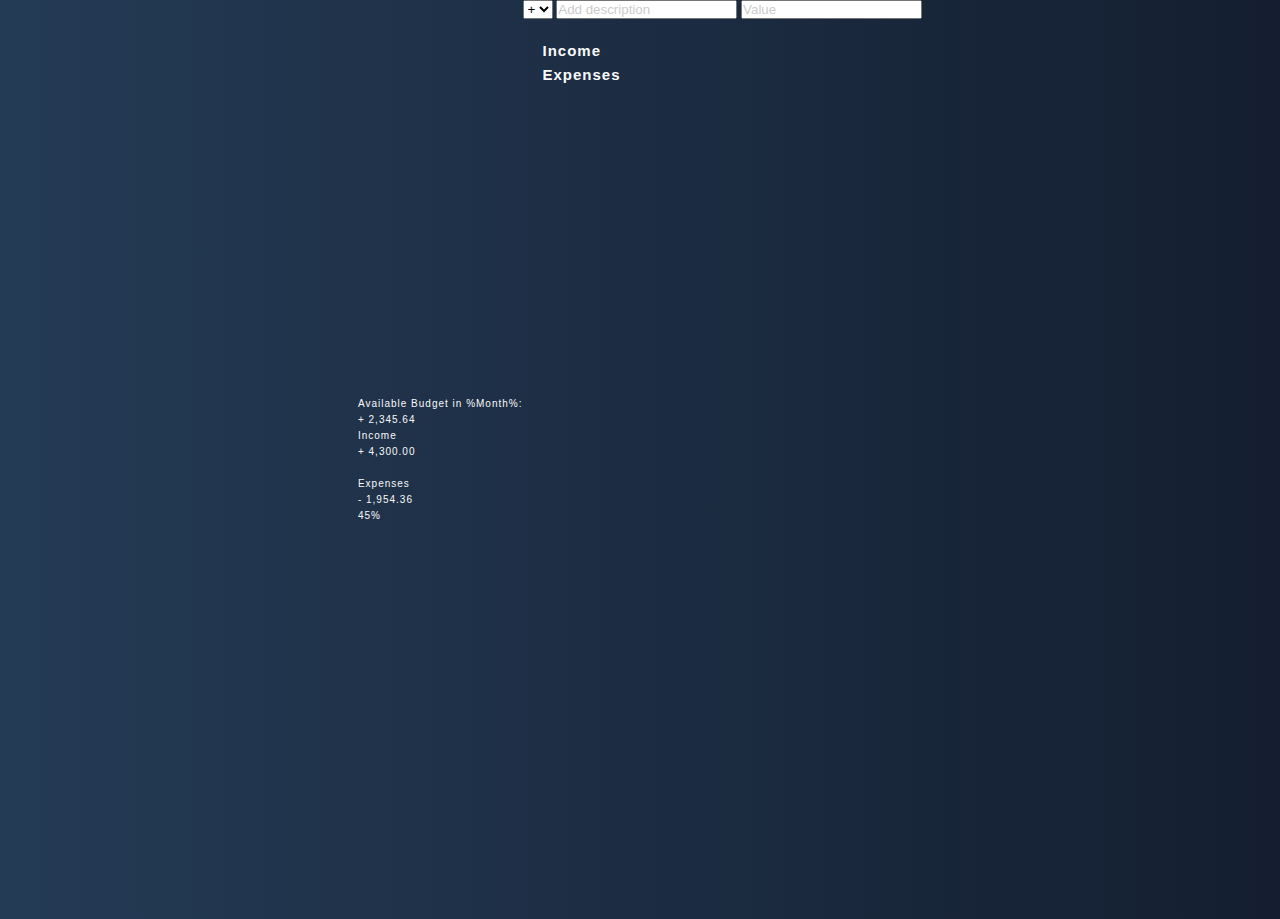
<file: index.html>
<!DOCTYPE html>
<html lang="en">
    <head>
        <meta charset="UTF-8">
        <link href="https://fonts.googleapis.com/css?family=Open+Sans:100,300,400,600" rel="stylesheet" type="text/css">
        <link href="http://code.ionicframework.com/ionicons/2.0.1/css/ionicons.min.css" rel="stylesheet" type="text/css">
        <link type="text/css" rel="stylesheet" href="style.css">
        <title>Budgety</title>
    </head>
    <body>
        
        <div class="top">
            <div class="budget">
                <div class="budget__title">
                    Available Budget in <span class="budget__title--month">%Month%</span>:
                </div>
                
                <div class="budget__value">+ 2,345.64</div>
                
                <div class="budget__income clearfix">
                    <div class="budget__income--text">Income</div>
                    <div class="right">
                        <div class="budget__income--value">+ 4,300.00</div>
                        <div class="budget__income--percentage">&nbsp;</div>
                    </div>
                </div>
                
                <div class="budget__expenses clearfix">
                    <div class="budget__expenses--text">Expenses</div>
                    <div class="right clearfix">
                        <div class="budget__expenses--value">- 1,954.36</div>
                        <div class="budget__expenses--percentage">45%</div>
                    </div>
                </div>
            </div>
        </div>
        
        
        
        <div class="bottom">
            <div class="add">
                <div class="add__container">
                    <select class="add__type">
                        <option value="income" selected>+</option>
                        <option value="expense">-</option>
                    </select>
                    <input type="text" class="add__description" placeholder="Add description">
                    <input type="number" class="add__value" placeholder="Value">
                    <button class="add__btn"><i class="ion-ios-checkmark-outline"></i></button>
                </div>
            </div>
            
            <div class="container clearfix">
                <div class="income">
                    <h2 class="icome__title">Income</h2>
                    
                    <div class="income__list">
                       
                        <!--
                        <div class="item clearfix" id="income-0">
                            <div class="item__description">Salary</div>
                            <div class="right clearfix">
                                <div class="item__value">+ 2,100.00</div>
                                <div class="item__delete">
                                    <button class="item__delete--btn"><i class="ion-ios-close-outline"></i></button>
                                </div>
                            </div>
                        </div>
                        
                        <div class="item clearfix" id="income-1">
                            <div class="item__description">Sold car</div>
                            <div class="right clearfix">
                                <div class="item__value">+ 1,500.00</div>
                                <div class="item__delete">
                                    <button class="item__delete--btn"><i class="ion-ios-close-outline"></i></button>
                                </div>
                            </div>
                        </div>
                        -->
                        
                    </div>
                </div>
                
                
                
                <div class="expenses">
                    <h2 class="expenses__title">Expenses</h2>
                    
                    <div class="expenses__list">
                       
                        <!--
                        <div class="item clearfix" id="expense-0">
                            <div class="item__description">Apartment rent</div>
                            <div class="right clearfix">
                                <div class="item__value">- 900.00</div>
                                <div class="item__percentage">21%</div>
                                <div class="item__delete">
                                    <button class="item__delete--btn"><i class="ion-ios-close-outline"></i></button>
                                </div>
                            </div>
                        </div>

                        <div class="item clearfix" id="expense-1">
                            <div class="item__description">Grocery shopping</div>
                            <div class="right clearfix">
                                <div class="item__value">- 435.28</div>
                                <div class="item__percentage">10%</div>
                                <div class="item__delete">
                                    <button class="item__delete--btn"><i class="ion-ios-close-outline"></i></button>
                                </div>
                            </div>
                        </div>
                        -->
                        
                    </div>
                </div>
            </div>
            
            
        </div>
        
        <script src="app.js"></script>
    </body>
</html>
</file>
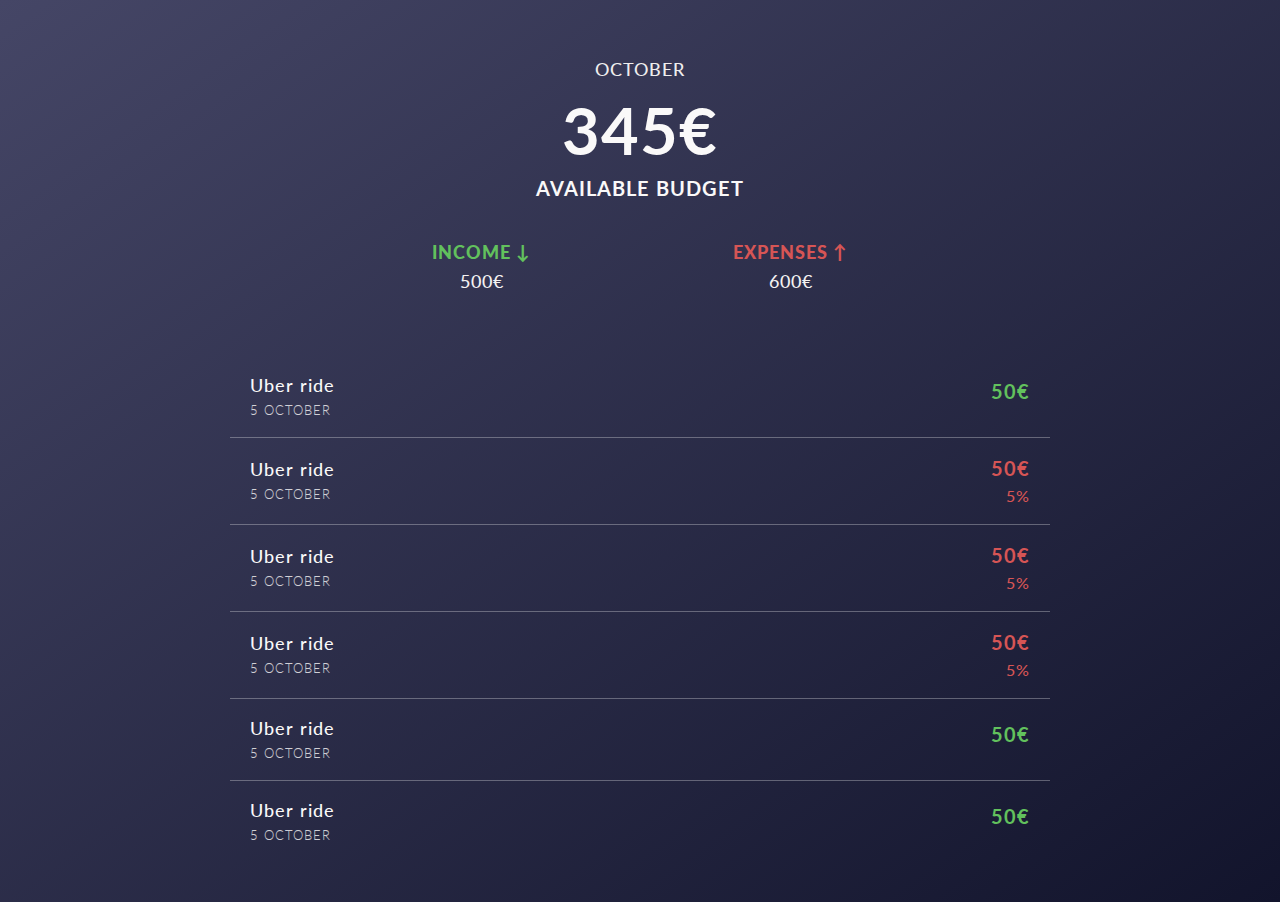
<file: new.html>
<!DOCTYPE html>
<html lang="en">
  <head>
    <meta charset="UTF-8" />
    <link href="https://fonts.googleapis.com/css?family=Lato:300,400,700,900" rel="stylesheet">
    <link href="http://code.ionicframework.com/ionicons/2.0.1/css/ionicons.min.css" rel="stylesheet" type="text/css"/>
    <link type="text/css" rel="stylesheet" href="new.css" />
    <title>Budgety</title>
  </head>
  <body>
    <div class="container">
      <div class="main-panel">
        <div class="summary">
          <div class="summary__month">October</div>
          <div class="summary__budget">345&euro;</div>
          <div class="summary__label">Available budget</div>
        </div>
        <div class="secondary-panel">
          <div class="secondary-panel__income">
             <div class="secondary-panel__income-label">Income &DownArrow;</div>
             <div class="secondary-panel__income-value">500&euro;</div>
          </div>
          <div class="secondary-panel__expenses">
              <div class="secondary-panel__income-label">Expenses &uparrow;</div>
              <div class="secondary-panel__income-value">600&euro;</div>
          </div>
        </div>
      </div>
      <div class="panel">
        <div class="panel__item panel__item-income">
          <div class="panel__item__details">
            <div class="panel__item__details-name">Uber ride</div>
            <div class="panel__item__details-date">5 October</div>
          </div>
          <div class="panel__item__value">
              <div class="panel__item__value-number">50&euro;</div>
          </div>
        </div>
        <div class="panel__item panel__item-expense">
            <div class="panel__item__details">
                <div class="panel__item__details-name">Uber ride</div>
                <div class="panel__item__details-date">5 October</div>
              </div>
              <div class="panel__item__value">
                  <div class="panel__item__value-number">50&euro;</div>
                  <div class="panel__item__value-percentage">5%</div>
              </div>
          </div>
          <div class="panel__item panel__item-expense">
              <div class="panel__item__details">
                  <div class="panel__item__details-name">Uber ride</div>
                  <div class="panel__item__details-date">5 October</div>
                </div>
                <div class="panel__item__value">
                    <div class="panel__item__value-number">50&euro;</div>
                    <div class="panel__item__value-percentage">5%</div>
                </div>
            </div>
            <div class="panel__item panel__item-expense">
                <div class="panel__item__details">
                    <div class="panel__item__details-name">Uber ride</div>
                    <div class="panel__item__details-date">5 October</div>
                  </div>
                  <div class="panel__item__value">
                      <div class="panel__item__value-number">50&euro;</div>
                      <div class="panel__item__value-percentage">5%</div>
                  </div>
              </div>
              <div class="panel__item panel__item-income">
                  <div class="panel__item__details">
                    <div class="panel__item__details-name">Uber ride</div>
                    <div class="panel__item__details-date">5 October</div>
                  </div>
                  <div class="panel__item__value">
                      <div class="panel__item__value-number">50&euro;</div>
                  </div>
                </div>
                <div class="panel__item panel__item-income">
                    <div class="panel__item__details">
                      <div class="panel__item__details-name">Uber ride</div>
                      <div class="panel__item__details-date">5 October</div>
                    </div>
                    <div class="panel__item__value">
                        <div class="panel__item__value-number">50&euro;</div>
                    </div>
                  </div>
      </div>
    </div>
    <script src="app.js"></script>
  </body>
</html>
</file>
<file: style.css>
:root {
  --color-primary: #1a1c3e;
  --color-primary-light: #454666;
  --color-primary-dark: #12142c;

  --color-grey-light-1: #faf9f9;
  --color-grey-light-2: #f4f2f2;
  --color-grey-light-3: #f0eeee;
  --color-grey-light-4: #ccc;

  --color-grey-dark-1: #333;
  --color-grey-dark-2: #777;
  --color-grey-dark-3: #999;

  --color-green: #62c15d;
  --color-red: #d65555;
  --color-white: #fff;

  --shadow-dark: 0 2rem 6rem rgba(0, 0, 0, 0.3);
  --shadow-light: 0 2rem 5rem rgba(0, 0, 0, 0.06);

  --line: 1px solid rgba(255, 255, 255, 0.3);
}

* {
  margin: 0;
  padding: 0;
}

*,
*::before,
*::after {
  box-sizing: inherit;
}

html {
  box-sizing: border-box;
  font-size: 62.5%;
}

body {
  font-family: 'Lato', sans-serif;
  font-weight: 300;
  letter-spacing: 1px;
  line-height: 1.6;
  color: var(--color-grey-light-1);
  background: #141E30;  /* fallback for old browsers */
background: -webkit-linear-gradient(to right, #243B55, #141E30);  /* Chrome 10-25, Safari 5.1-6 */
background: linear-gradient(to right, #243B55, #141E30); /* W3C, IE 10+/ Edge, Firefox 16+, Chrome 26+, Opera 12+, Safari 7+ */

  background-size: cover;
  background-repeat: no-repeat;
  min-height: 100vh;
  display: flex;
  justify-content: center;
  align-items: center;
}

.container {
  /*background-color: var(--color-white);*/
  width: 100%;
  padding: 2rem;
  max-width: 90rem;
  min-height: 100vh;
}

.main-panel {
  display: flex;
  margin-top: 2rem;
  flex-direction: column;
  padding: 2rem;
  text-align: center;
}

.summary {
  line-height: 1;
  margin-bottom: 4rem;
}

.summary__month {
  font-size: 1.8rem;
  color: var(--color-grey-light-3);
  margin-bottom: 2rem;
  text-transform: uppercase;
  font-weight: 500;
}

.summary__budget {
  font-weight: 700;
  font-size: 6.5rem;
  margin-bottom: 1.5rem;
}

.summary__label {
  font-size: 2rem;
  text-transform: uppercase;
  font-weight: 700;
}

.secondary-panel {
  display: flex;
  align-items: flex-start;
  justify-content: space-evenly;
  color: var(--color-green);
  font-size: 2rem;
  text-transform: uppercase;
  font-weight: 900;
  margin-bottom: 4rem;
}

.secondary-panel__income {
  color: var(--color-green);
  flex: 1;
}

.secondary-panel__expenses {
  color: var(--color-red);
  flex: 1;
}

.secondary-panel__expenses-percentage {
  font-weight: 300;
  font-size: 1.5rem;
}

.secondary-panel__income-label,
.secondary-panel__expenses-label {
  display: flex;
  align-items: center;
  justify-content: center;
}

.panel {
  padding: 2rem;
}

.panel__item {
  display: flex;
  padding: 2rem 1rem;
  align-items: center;
}

.panel__item:not(:last-child) {
  border-bottom: var(--line);
}

.panel__item__details {
  flex: 1;
  line-height: 1;
}

.panel__item__details-name {
  font-size: 2rem;
  font-weight: 500;
}

.panel__item__details-date {
  text-transform: uppercase;
  font-size: 1.4rem;
  opacity: 0.8;
}

.panel__item__value {
  text-align: right;
  transition: all 0.3s;
}

.panel__item__value-number {
  font-size: 2rem;
  line-height: 1;
  font-weight: 700;
}

.panel__item__value-percentage {
  font-size: 1.7rem;
  line-height: 1;
  font-weight: 500;
}

.panel__item-income .panel__item__value {
  color: var(--color-green);
}

.panel__item-expense .panel__item__value {
  color: var(--color-red);
}

.icon {
  width: 2rem;
  height: 2rem;
  margin-left: 1rem;
  fill: currentColor;
}

.item__delete--btn {
  color: var(--color-red);
  display: none;
  transition: all 0.3s;
}

.icon-cross {
  margin-left: 5px;
}

.panel__item:hover .item__delete--btn {
  display: flex;
}
.panel__item:hover .panel__item__value {
  transform: translateX(-10px);
}

/*INPUTS*/

.input {
  display: flex;
  align-items: flex-end;
  line-height: 1;
  margin-bottom: 2rem;
}

.input__description {
  flex: 3;
  text-align: left;
}

.input__value {
  flex: 1;
  text-align: left;
}

.input__submit {
}

.input > div:not(:last-child) {
  margin-right: 2rem;
}

button {
  background-color: transparent;
  cursor: pointer;
  outline: none;
  border: none;
  line-height: 1;
  display: flex;
}

button svg {
  pointer-events: none;
}

button:focus {
  outline: none;
}

input:focus {
  outline: none;
}

.input__submit svg {
  fill: currentColor;
  width: 3rem;
  height: 3rem;
  transition: all 0.3s;
}

.red-border {
  border-color: rgba(217, 85, 81, 0.6) !important;
}

.red {
  color: var(--color-red) !important;
}

.add__btn {
  color: var(--color-green);
}

::placeholder {
  /* Chrome, Firefox, Opera, Safari 10.1+ */
  color: var(--color-grey-light-4);
  opacity: 1; /* Firefox */
}

:-ms-input-placeholder {
  /* Internet Explorer 10-11 */
  color: var(--color-grey-light-4);
}

::-ms-input-placeholder {
  /* Microsoft Edge */
  color: var(--color-grey-light-4);
}

.form__input {
  font-family: 'Lato', sans-serif;
  width: 100%;
  padding: 5px 10px;
  background-color: transparent;
  border: none;
  display: block;
  font-size: 1.8rem;
  font-weight: 500;
  color: var(--color-green);
  transition: all 0.3s;
  border-bottom: 2px solid rgba(98, 193, 93, 0.6);
}

.form__label {
  position: absolute;
  padding: 5px 10px;
  color: var(--color-grey-light-4);
  font-size: 1.4rem;
  display: block;
  margin-top: 3px;
  opacity: 1;
  transform: translateY(0rem);
  transition: all 0.3s;
}

.form__input:placeholder-shown + .form__label {
  position: absolute;
  opacity: 0;
  visibility: hidden;
  transform: translateY(-4rem);
}

.switch {
  display: inline-block;
  height: 34px;
  position: relative;
  width: 60px;
}

.switch input {
  display: none;
}

.slider {
  background-color: var(--color-green);
  bottom: 0;
  cursor: pointer;
  left: 0;
  position: absolute;
  right: 0;
  top: 0;
  transition: 0.4s;
}

.slider:before {
  background-color: #fff;
  bottom: 4px;
  content: '';
  height: 26px;
  left: 4px;
  position: absolute;
  transition: 0.4s;
  width: 26px;
}

input:checked + .slider {
  background-color: var(--color-red);
}

input:checked + .slider:before {
  transform: translateX(26px);
}

.slider.round {
  border-radius: 34px;
}

.slider.round:before {
  border-radius: 50%;
}


@media only screen and (max-width: 68.75em) {
  html {
    font-size: 120%;
  }

  .item__delete--btn {
    display: flex !important;
  }

  .panel__item:hover .panel__item__value {
    transform: translateX(0px);
  }
}
</file>
<file: new.css>
:root {
  --color-primary: #1a1c3e;
  --color-primary-light: #454666;
  --color-primary-dark: #12142c;

  --color-grey-light-1: #faf9f9;
  --color-grey-light-2: #f4f2f2;
  --color-grey-light-3: #f0eeee;
  --color-grey-light-4: #ccc;

  --color-grey-dark-1: #333;
  --color-grey-dark-2: #777;
  --color-grey-dark-3: #999;

  --color-green: #62c15d;
  --color-red: #d65555;
  --color-white: #fff;

  --shadow-dark: 0 2rem 6rem rgba(0, 0, 0, 0.3);
  --shadow-light: 0 2rem 5rem rgba(0, 0, 0, 0.06);

  --line: 1px solid rgba(255,255,255,.3);
}

* {
  margin: 0;
  padding: 0;
}

*,
*::before,
*::after {
  box-sizing: inherit;
}

html {
  box-sizing: border-box;
  font-size: 62.5%;
}

@media only screen and (max-width: 68.75em) {
  html {
    font-size: 120%;
  }
}

body {
  font-family: 'Lato', sans-serif;
  font-weight: 300;
  letter-spacing: 1px;
  line-height: 1.6;
  color: var(--color-grey-light-1);
  background-image: linear-gradient(
    to right bottom,
    var(--color-primary-light),
    var(--color-primary-dark)
  );
  background-size: cover;
  background-repeat: no-repeat;
  min-height: 100vh;
  display: flex;
  justify-content: center;
  align-items: center;
}

.container {
  /*background-color: var(--color-white);*/
  width: 100%;
  padding: 2rem;
  max-width: 90rem;
  min-height: 100vh;
}

.main-panel {
  display: flex;
  margin-top: 2rem;
  flex-direction: column;
  padding: 2rem;
  text-align: center;
}

.summary {
  line-height: 1;
  margin-bottom: 4rem;
}

.summary__month {
  font-size: 1.8rem;
  color: var(--color-grey-light-3);
  margin-bottom: 2rem;
  text-transform: uppercase;
  font-weight: 500;
}

.summary__budget {
  font-weight: 700;
  font-size: 6.5rem;
  margin-bottom: 1.5rem;
}

.summary__label {
  font-size: 2rem;
  text-transform: uppercase;
  font-weight: 700;
}

.secondary-panel {
  display: flex;
  justify-content: space-evenly;
  color: var(--color-green);
  font-size: 1.8rem;
  text-transform: uppercase;
  font-weight: 900;
  margin-bottom: 2rem;
}

.secondary-panel__income {
  color: var(--color-green);
}

.secondary-panel__expenses {
  color: var(--color-red);
}

.secondary-panel__income-value {
  font-weight: 500;
  color: var(--color-grey-light-2);
}

.panel {
  padding: 2rem;
}

.panel__item {
  display: flex;
  padding: 2rem;
  align-items: center;
}

.panel__item:not(:last-child) {
  border-bottom: var(--line);
}

.panel__item__details {
  flex: 1;
  line-height: 1;
}

.panel__item__details-name {
  font-size: 1.8rem;
  font-weight: 500;
  margin-bottom: 10px;
}

.panel__item__details-date {
  text-transform: uppercase;
  font-size: 1.3rem;
  opacity: 0.8;
}

.panel__item__value {
  text-align: right;
}

.panel__item__value-number {
  font-size: 2rem;
  line-height: 1;
  margin-bottom: 10px;
  font-weight: 700;
}

.panel__item__value-percentage {
  font-size: 1.6rem;
  line-height: 1;
  font-weight: 500;
}

.panel__item-income .panel__item__value {
  color: var(--color-green);
}

.panel__item-expense .panel__item__value {
  color: var(--color-red);
}
</file>
